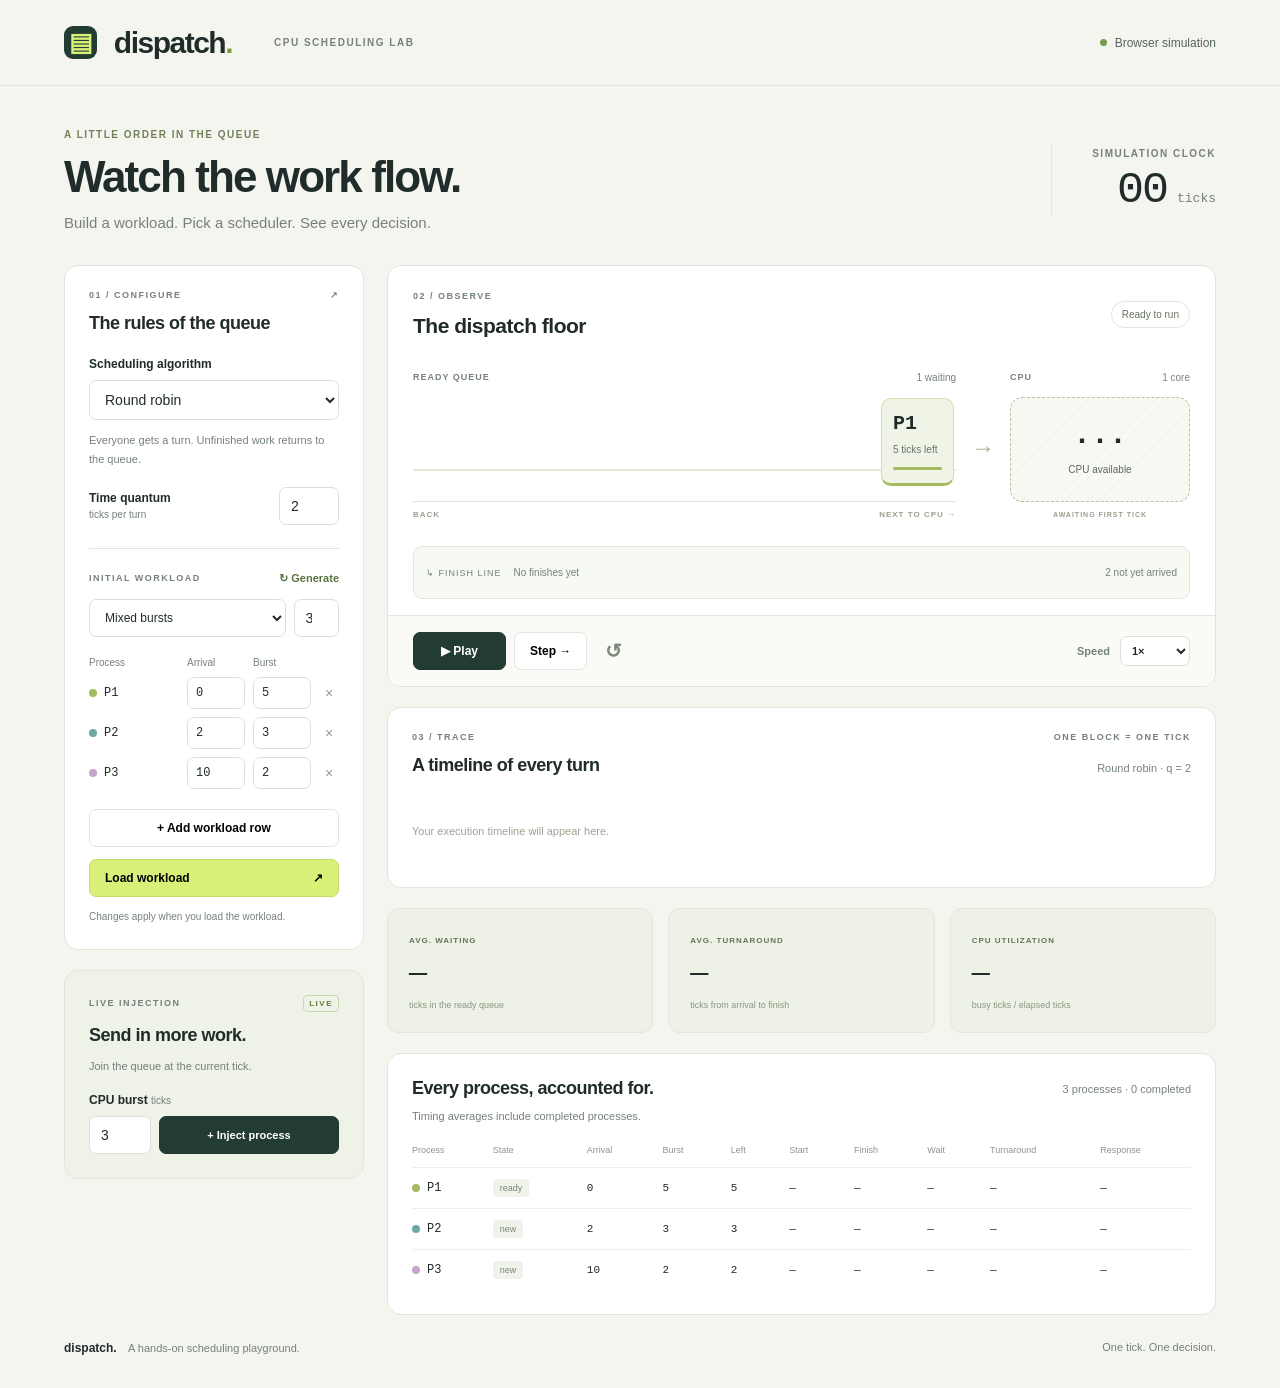
<file: docs/index.html>
<!doctype html>
<html lang="en"><head><meta charset="utf-8"><meta name="viewport" content="width=device-width, initial-scale=1"><title>Dispatch — CPU scheduling lab</title><link rel="stylesheet" href="style.css"></head>
<body>
<header><a class="brand" href="index.html" aria-label="Dispatch home"><span class="brand-icon">▤</span> dispatch<span class="brand-dot">.</span></a><span class="header-note">CPU SCHEDULING LAB</span><span class="local"><i></i> Browser simulation</span></header>
<main><section class="intro"><div><div class="eyebrow">A LITTLE ORDER IN THE QUEUE</div><h1>Watch the work flow.</h1><p>Build a workload. Pick a scheduler. See every decision.</p></div><div class="clock"><span>SIMULATION CLOCK</span><strong id="clock">00<span>ticks</span></strong></div></section>
<div class="workspace"><aside>
<section class="panel setup"><div class="section-label"><span>01 / CONFIGURE</span><span>↗</span></div><h2>The rules of the queue</h2><label for="algorithm">Scheduling algorithm</label><select id="algorithm"><option value="rr">Round robin</option><option value="fifo">First in, first out</option><option value="sjf">Shortest job first</option><option value="srtf">Shortest remaining time first</option></select><p id="algorithm-description" class="hint">Everyone gets a turn. Unfinished work returns to the queue.</p><div id="quantum-field" class="inline-field"><label for="quantum">Time quantum <small>ticks per turn</small></label><input id="quantum" type="number" min="1" max="100" value="2"></div>
<div class="divider"></div><div class="section-label"><span>INITIAL WORKLOAD</span><button id="randomize" class="text-button">↻ Generate</button></div><div class="generator"><select id="workload" aria-label="Workload type"><option value="mixed">Mixed bursts</option><option value="short">Short bursts</option><option value="long">Long bursts</option></select><input id="count" aria-label="Number of processes" type="number" min="1" max="20" value="3"></div><div class="editor-heading"><span>Process</span><span>Arrival</span><span>Burst</span><span></span></div><div id="editor"></div><button id="add-row" class="outline full">+ Add workload row</button><button id="apply" class="primary full">Load workload <span>↗</span></button><p id="config-note" class="hint">Changes apply when you load the workload.</p></section>
<section class="panel live-panel"><div class="section-label"><span>LIVE INJECTION</span><span class="live-badge">LIVE</span></div><h2>Send in more work.</h2><p class="hint">Join the queue at the current tick.</p><form id="inject-form"><label for="live-burst">CPU burst <small>ticks</small></label><div class="inject-row"><input id="live-burst" type="number" min="1" max="1000" value="3" required><button class="dark" type="submit">+ Inject process</button></div></form></section>
</aside><div class="stage">
<section class="panel simulation"><div class="simulation-top"><div><div class="section-label">02 / OBSERVE</div><h2>The dispatch floor</h2></div><span id="status" class="status">Ready to run</span></div><div class="flow"><div class="queue-area"><div class="lane-heading">READY QUEUE <span id="queue-count">0 waiting</span></div><div id="queue" class="queue"></div><div class="lane-foot"><span>BACK</span><span>NEXT TO CPU →</span></div></div><div class="flow-arrow">→</div><div class="cpu-area"><div class="lane-heading">CPU <span>1 core</span></div><div id="cpu" class="cpu"></div><div id="cpu-caption" class="lane-foot">AWAITING FIRST TICK</div></div></div><div class="finished-lane"><span>↳ FINISH LINE</span><div id="completed"></div><small id="future-count"></small></div><div class="playback"><div class="play-buttons"><button id="play" class="dark">▶ Play</button><button id="step" class="outline">Step →</button><button id="reset" class="icon-button" aria-label="Reset simulation" title="Reset simulation">↺</button></div><label class="speed-label" for="speed">Speed <select id="speed"><option value="1200">0.5×</option><option value="600" selected>1×</option><option value="300">2×</option><option value="120">5×</option></select></label></div></section>
<section class="panel timeline-panel"><div class="section-label"><span>03 / TRACE</span><span>ONE BLOCK = ONE TICK</span></div><div class="title-row"><h2>A timeline of every turn</h2><span id="timeline-algorithm" class="subtle">Round robin · q = 2</span></div><div id="timeline" class="timeline"><p class="empty">Your execution timeline will appear here.</p></div></section>
<section class="metrics"><div class="metric"><span>AVG. WAITING</span><strong id="avg-wait">—</strong><small>ticks in the ready queue</small></div><div class="metric"><span>AVG. TURNAROUND</span><strong id="avg-turn">—</strong><small>ticks from arrival to finish</small></div><div class="metric"><span>CPU UTILIZATION</span><strong id="utilization">—</strong><small>busy ticks / elapsed ticks</small></div></section>
<section class="panel table-panel"><div class="title-row"><h2>Every process, accounted for.</h2><span id="process-count" class="subtle"></span></div><p class="hint">Timing averages include completed processes.</p><div class="table-scroll"><table><thead><tr><th>Process</th><th>State</th><th>Arrival</th><th>Burst</th><th>Left</th><th>Start</th><th>Finish</th><th>Wait</th><th>Turnaround</th><th>Response</th></tr></thead><tbody id="process-table"></tbody></table></div></section>
</div></div><footer><span>dispatch. <span class="subtle">A hands-on scheduling playground.</span></span><span class="subtle">One tick. One decision.</span></footer></main><div id="error" role="alert" hidden></div><script src="simulator.js"></script><script src="app.js"></script></body></html>
</file>
<file: docs/style.css>
[hidden]{display:none!important}
:root{--bg:#f5f5f0;--ink:#202c2a;--muted:#75817c;--line:#e2e5dd;--green:#d9f078;--dark:#233c33}*{box-sizing:border-box}body{margin:0;background:var(--bg);color:var(--ink);font-family:Inter,"Segoe UI",sans-serif;font-size:14px}button,input,select{font:inherit}button,select{cursor:pointer}button{transition:background .2s,transform .15s}button:hover{filter:brightness(.96)}button:active{transform:translateY(1px)}button:disabled{opacity:.45;cursor:default}button:focus-visible,input:focus-visible,select:focus-visible{outline:3px solid #87a84c;outline-offset:3px}header{height:86px;border-bottom:1px solid var(--line);display:flex;align-items:center;gap:42px;padding:0 5%}.brand{font-size:30px;font-weight:750;letter-spacing:-1.5px;color:var(--ink);text-decoration:none}.brand-icon{display:inline-grid;place-items:center;background:var(--dark);color:var(--green);width:33px;height:33px;font-size:25px;border-radius:9px;margin-right:10px;vertical-align:2px}.brand-dot{color:#7e9c3b}.header-note,.eyebrow,.section-label,.lane-heading,.lane-foot,.metric>span,.clock>span{font-size:10px;letter-spacing:1.5px;font-weight:650}.header-note{color:var(--muted)}.local{margin-left:auto;font-size:12px;color:#54665a;display:flex;align-items:center;gap:8px}.local i{width:7px;height:7px;border-radius:50%;background:#749c4b}main{max-width:1530px;padding:0 5%;margin:auto}.intro{display:flex;justify-content:space-between;align-items:center;padding:43px 0 34px}.eyebrow{color:#71815a;margin-bottom:13px}h1{font-size:44px;letter-spacing:-1.9px;line-height:1.1;margin:0 0 13px;font-weight:600}.intro p{margin:0;color:var(--muted);font-size:15px}.clock{text-align:right;border-left:1px solid var(--line);padding-left:40px}.clock>span{color:var(--muted)}.clock strong{display:block;font-size:45px;font-family:Consolas,monospace;font-weight:500;letter-spacing:-2px;margin-top:5px}.clock strong span{font-size:13px;letter-spacing:0;margin-left:10px;color:var(--muted)}.workspace{display:grid;grid-template-columns:300px minmax(0,1fr);gap:23px}aside,.stage{display:flex;flex-direction:column;gap:20px}.panel{background:#fff;border:1px solid var(--line);border-radius:14px;padding:24px}.section-label{display:flex;justify-content:space-between;align-items:center;color:var(--muted);font-size:9px}h2{font-size:18px;letter-spacing:-.5px;font-weight:600;margin:13px 0 23px}label{display:block;font-size:12px;font-weight:550;margin-bottom:9px}select,input{background:#fff;border:1px solid #dce1d8;border-radius:7px;color:var(--ink);padding:10px 11px;min-width:0}select{width:100%}input[type=number]{width:70px}.hint{font-size:11px;line-height:1.7;color:var(--muted);margin:11px 0 18px}.inline-field{display:flex;justify-content:space-between;align-items:center}.inline-field label{margin:0}small{font-size:10px}label small{display:block;color:var(--muted);margin-top:4px;font-weight:400}.inline-field input{width:60px}.divider{height:1px;background:var(--line);margin:23px 0}.text-button{border:0;background:none;padding:0;color:#567340;font-size:11px;letter-spacing:0}.generator{display:flex;gap:8px;margin-top:14px}.generator select{font-size:12px}.generator input{width:52px}.editor-heading,.editor-row{display:grid;grid-template-columns:1fr 58px 58px 20px;gap:8px;align-items:center}.editor-heading{font-size:10px;color:var(--muted);margin:20px 0 9px}.editor-row{margin:8px 0}.editor-row input{width:100%;padding:8px;font-family:Consolas,monospace;font-size:12px}.process-label{font-family:Consolas,monospace;font-size:12px;display:flex;align-items:center;gap:7px}.dot{width:8px;height:8px;border-radius:50%;display:inline-block;background:var(--p)}.remove{border:0;background:none;color:#929b95;padding:3px}.outline,.primary,.dark,.icon-button{padding:11px 15px;border-radius:7px;font-size:12px;font-weight:600}.outline{background:#fff;border:1px solid var(--line)}.full{width:100%;margin-top:12px}.primary{border:1px solid #c5dc68;background:var(--green);display:flex;justify-content:space-between}.dark{background:var(--dark);color:white;border:1px solid var(--dark)}.setup .hint:last-child{font-size:10px;margin-bottom:0}.live-panel{background:#eef2e7}.live-panel h2{margin-bottom:7px}.live-badge{color:#647f36;border:1px solid #cbd7b3;padding:3px 5px;border-radius:4px;font-size:8px}.inject-row{display:flex;gap:8px}.inject-row input{width:62px}.inject-row button{flex:1;padding:10px 7px;font-size:11px}.live-panel label small{display:inline}.simulation{padding:25px 25px 0;overflow:hidden}.simulation-top{display:flex;justify-content:space-between;align-items:center}.simulation-top h2{margin-bottom:0;font-size:21px}.status{font-size:10px;border:1px solid var(--line);padding:7px 10px;border-radius:20px;color:#677260}.status.active{background:#edf5d7;border-color:#d9e8b7;color:#56752b}.flow{display:grid;grid-template-columns:minmax(0,1fr) 38px 180px;gap:8px;margin:34px 0 23px}.lane-heading{font-size:9px;letter-spacing:1px;display:flex;justify-content:space-between;color:#778479}.lane-heading span{font-size:10px;letter-spacing:0;font-weight:400}.queue{display:flex;gap:9px;align-items:center;min-height:119px;overflow-x:auto;padding:14px 2px}.queue-card{flex:0 0 73px;border:1px solid color-mix(in srgb,var(--p) 48%,white);background:color-mix(in srgb,var(--p) 13%,white);border-radius:10px;padding:13px 11px;animation:arrive .3s ease-out}.queue-card strong{font-family:Consolas,monospace;font-size:20px}.queue-card span{display:block;font-size:10px;margin-top:9px;color:#657169}.queue-card .bar{height:3px;margin-top:12px;border-radius:4px;background:#ffffffb3;overflow:hidden}.queue-card .bar i{height:100%;display:block;background:var(--p);transition:width .25s}.lane-foot{color:#97a08e;font-size:8px;letter-spacing:1px;min-height:12px}.flow-arrow{display:grid;place-items:center;font-size:24px;color:#a8b598}.cpu{min-height:105px;margin:14px 0 0;border:1px dashed #b6c6a5;border-radius:12px;display:flex;align-items:center;justify-content:center;flex-direction:column;background:repeating-linear-gradient(135deg,#f7f9f2,#f7f9f2 7px,#f2f5ec 7px,#f2f5ec 8px)}.cpu.busy{background:var(--dark);border:1px solid var(--dark);color:var(--green);animation:pulse .35s ease-out}.cpu strong{font-size:30px;font-family:Consolas,monospace}.cpu small{font-size:10px;margin-top:6px;opacity:.7}.cpu-area .lane-foot{margin-top:9px;font-size:7px;text-align:center}.finished-lane{display:flex;align-items:center;gap:12px;min-height:53px;border-top:1px solid var(--line);font-size:9px;color:var(--muted);letter-spacing:1px}.finished-lane>div{display:flex;flex-wrap:wrap;gap:5px}.finished-chip{font-family:Consolas,monospace;background:color-mix(in srgb,var(--p) 15%,white);border-radius:5px;color:#4b6252;padding:5px 7px;letter-spacing:0;animation:arrive .3s}.finished-lane>small{margin-left:auto;letter-spacing:0;white-space:nowrap}.playback{display:flex;justify-content:space-between;align-items:center;margin:0 -25px;padding:16px 25px;background:#fafbf7;border-top:1px solid var(--line);gap:10px}.play-buttons{display:flex;gap:8px}.play-buttons .dark{min-width:93px}.icon-button{border:0;background:none;font-size:20px;padding:4px 10px;color:#7d8978}.speed-label{display:flex;align-items:center;gap:10px;margin:0;color:var(--muted);font-size:11px}.speed-label select{width:70px;padding:7px;font-size:11px}.title-row{display:flex;align-items:center;justify-content:space-between;gap:12px}.title-row h2{margin-bottom:17px}.subtle{font-size:11px;color:var(--muted)}.timeline-panel{padding-bottom:21px}.timeline{display:flex;overflow-x:auto;min-height:73px;padding-top:8px;padding-bottom:6px}.timeline-cell{flex:0 0 38px;text-align:center;font-family:Consolas,monospace;animation:arrive .2s}.timeline-cell strong{display:block;border-right:2px solid white;background:color-mix(in srgb,var(--p) 26%,white);font-size:12px;padding:12px 2px;color:#33483b}.timeline-cell.idle strong{background:#eff0eb;color:#99a090}.timeline-cell small{display:block;text-align:left;font-size:9px;color:var(--muted);padding-top:7px}.empty{color:#9ba493;font-size:11px;align-self:center}.metrics{display:grid;grid-template-columns:repeat(3,1fr);gap:15px}.metric{border:1px solid var(--line);border-radius:12px;padding:21px;background:#eef2e6}.metric>span{font-size:8px;letter-spacing:1px;color:#65745c}.metric strong{display:block;font-family:Consolas,monospace;font-size:30px;font-weight:400;margin:11px 0 4px}.metric small{color:#8b9583;font-size:9px}.table-panel h2{margin:0}.table-panel>.hint{margin:8px 0 19px}.table-scroll{overflow:auto}table{border-collapse:collapse;width:100%;text-align:left;white-space:nowrap}th{font-size:9px;color:#8b958b;font-weight:500;padding:0 10px 12px}td{font-family:Consolas,monospace;font-size:11px;padding:13px 10px;border-top:1px solid #edf0e8}th:first-child,td:first-child{padding-left:0}.state{font:9px "Segoe UI",sans-serif;border-radius:4px;padding:4px 7px;background:#f0f2ec;color:#7a8670}.state.running{background:#e4efcb;color:#587b25}.state.completed{background:#e7f1ec;color:#517463}footer{padding:26px 0 32px;display:flex;justify-content:space-between;font-size:12px}footer>span:first-child{font-weight:650}footer .subtle{font-weight:400;margin-left:8px}#error{position:fixed;bottom:24px;left:50%;transform:translateX(-50%);background:#63382d;color:white;padding:15px 23px;border-radius:10px;box-shadow:0 6px 25px #0002;max-width:90%;z-index:10}@keyframes arrive{from{opacity:0;transform:translateY(7px)}to{opacity:1;transform:translateY(0)}}@keyframes pulse{50%{box-shadow:0 0 0 5px #d9f07855}}@media(min-width:1500px){.workspace{grid-template-columns:320px minmax(0,1fr)}.flow{grid-template-columns:minmax(0,1fr) 60px 210px}}@media(max-width:1050px){.workspace{grid-template-columns:265px minmax(0,1fr)}.panel{padding:20px}.flow{grid-template-columns:minmax(0,1fr) 22px 125px}.playback{margin:0 -25px}.metric{padding:16px}.metric>span{font-size:7px}.header-note{display:none}}@media(max-width:760px){header{height:68px}.brand{font-size:26px}.intro{padding:30px 0}h1{font-size:32px}.intro p{font-size:12px}.clock{padding-left:13px}.clock>span{font-size:7px}.clock strong{font-size:33px}.workspace{display:flex;flex-direction:column}aside{display:grid;grid-template-columns:1fr 1fr;align-items:start;gap:12px}.setup{grid-row:span 2}.panel{padding:18px}.flow{grid-template-columns:minmax(0,1fr) 18px 120px}.simulation{padding:20px 20px 0}.playback{margin:0 -20px;padding:14px 20px}.title-row .subtle{font-size:9px}.metrics{gap:8px}.metric{padding:14px 11px}.metric small{font-size:8px}footer>.subtle{display:none}}@media(max-width:480px){aside{display:flex}.clock{display:none}.intro h1{font-size:35px}.simulation-top h2{font-size:18px}.flow{grid-template-columns:minmax(0,1fr) 14px 105px;gap:5px}.queue-card{flex-basis:64px}.speed-label{gap:5px}.play-buttons{gap:3px}.play-buttons button{padding:10px}.play-buttons .dark{min-width:76px}.title-row{align-items:start}.title-row .subtle{max-width:90px;text-align:right}.metric>span{letter-spacing:0}.metric strong{font-size:26px}}@media(prefers-reduced-motion:reduce){*,*::before,*::after{animation:none!important;transition:none!important}}

.queue-area{min-width:0}.queue{flex-direction:row-reverse;background:linear-gradient(transparent 73%,#e5eadd 73%,#e5eadd 75%,transparent 75%);border-bottom:1px solid var(--line)}.queue-area .lane-foot{display:flex;justify-content:space-between;margin-top:8px}.queue-card{background:color-mix(in srgb,var(--p) 16%,white);animation:none}.queue-card:first-child{border-bottom:3px solid var(--p)}.finished-lane{background:#f7f9f3;padding:9px 12px;border:1px solid var(--line);border-radius:9px;margin-bottom:16px}.finished-lane>span{white-space:nowrap}.finished-lane>div{flex:1;min-width:0;flex-wrap:nowrap;overflow:auto;align-items:center}.finished-chip{flex:none;border-bottom:2px solid var(--p);animation:none}.finished-lane>div:empty:before{content:'No finishes yet';font-size:10px;letter-spacing:0}.transfer-badge{position:fixed;z-index:50;pointer-events:none;width:48px;height:32px;border:1px solid var(--p);border-radius:8px;background:color-mix(in srgb,var(--p) 40%,white);display:grid;place-items:center;color:#25372b;font:bold 16px Consolas,monospace;box-shadow:0 4px 10px #22332824}
</file>
